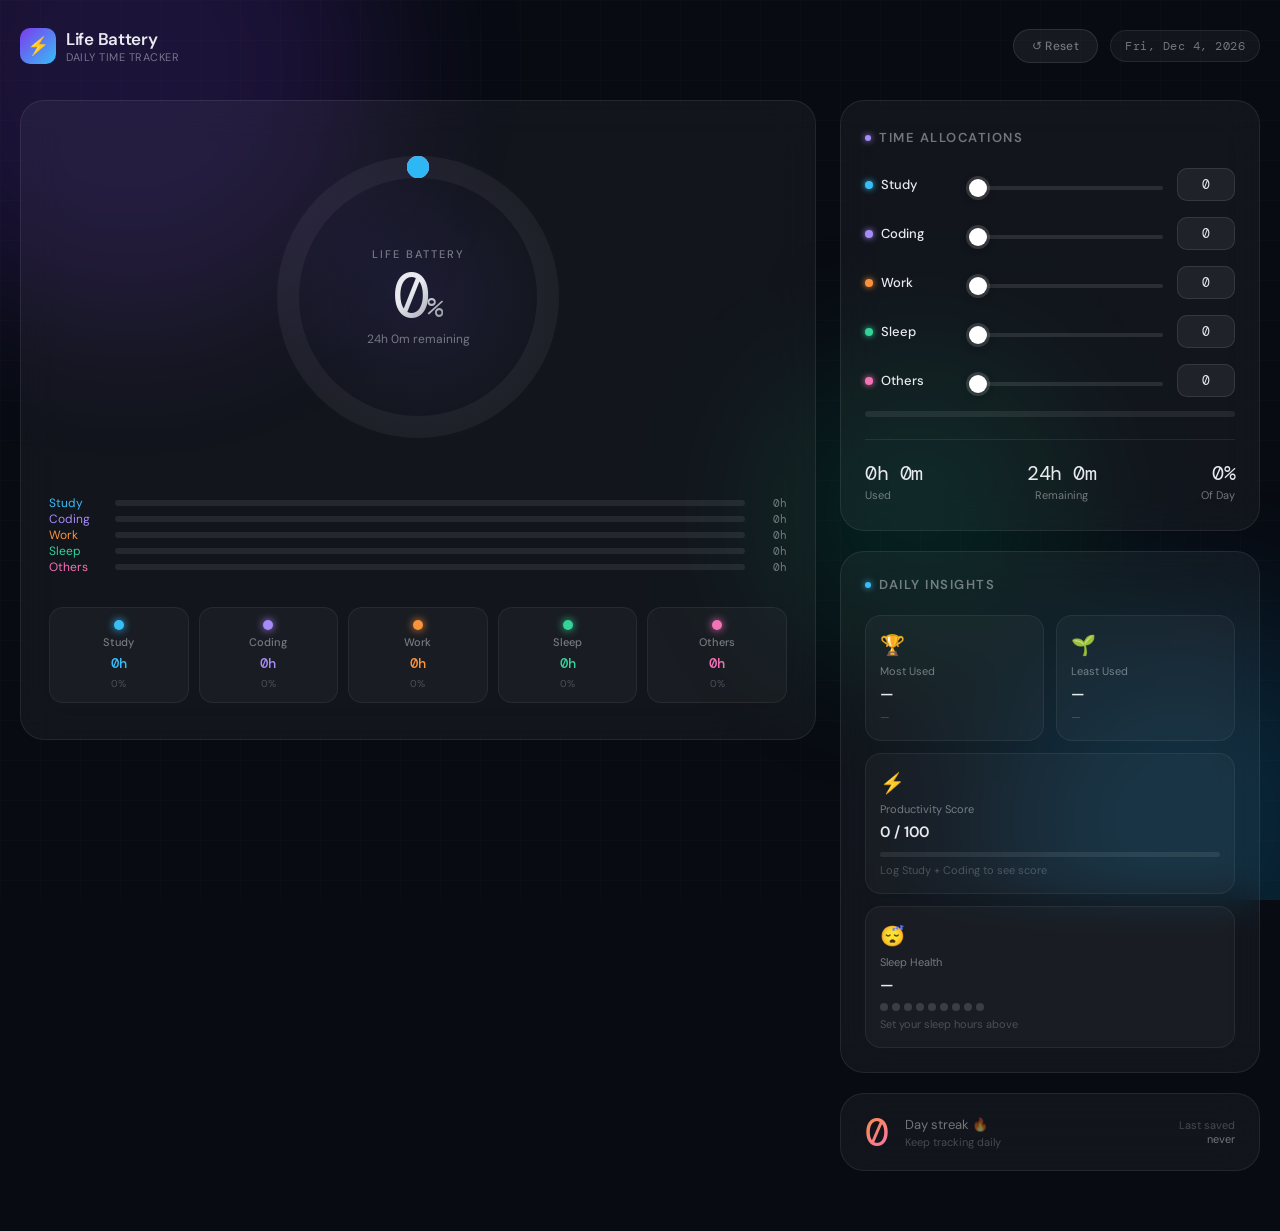
<file: Wah.html>
<!DOCTYPE html>
<html lang="en">
<head>
<meta charset="UTF-8">
<meta name="viewport" content="width=device-width, initial-scale=1.0">
<title>Life Battery — Daily Time Tracker</title>
<style>
  @import url('https://fonts.googleapis.com/css2?family=DM+Sans:ital,opsz,wght@0,9..40,300;0,9..40,400;0,9..40,500;0,9..40,600;1,9..40,300&family=DM+Mono:wght@300;400;500&display=swap');

  :root {
    --bg:         #080b12;
    --surface:    rgba(255,255,255,0.045);
    --border:     rgba(255,255,255,0.08);
    --text:       #e8eaf0;
    --text-dim:   rgba(232,234,240,0.45);
    --text-muted: rgba(232,234,240,0.25);

    --study:   #38bdf8;
    --coding:  #a78bfa;
    --work:    #fb923c;
    --sleep:   #34d399;
    --others:  #f472b6;

    --study-g:   #0ea5e9, #38bdf8;
    --coding-g:  #7c3aed, #a78bfa;
    --work-g:    #ea580c, #fb923c;
    --sleep-g:   #059669, #34d399;
    --others-g:  #db2777, #f472b6;

    --ring-size: 320px;
    --ring-stroke: 22;
    --ease: cubic-bezier(0.4, 0, 0.2, 1);
  }

  *, *::before, *::after { box-sizing: border-box; margin: 0; padding: 0; }

  html { height: 100%; }

  body {
    font-family: 'DM Sans', sans-serif;
    background: var(--bg);
    color: var(--text);
    min-height: 100%;
    overflow-x: hidden;
    position: relative;
  }

  /* ── ANIMATED BACKGROUND ── */
  .bg-orbs {
    position: fixed; inset: 0; pointer-events: none; z-index: 0;
    overflow: hidden;
  }
  .orb {
    position: absolute; border-radius: 50%;
    filter: blur(80px); opacity: 0.18;
    animation: orbDrift 18s ease-in-out infinite alternate;
  }
  .orb-1 { width: 500px; height: 500px; background: #7c3aed; top: -180px; left: -120px; animation-duration: 20s; }
  .orb-2 { width: 400px; height: 400px; background: #0ea5e9; bottom: -120px; right: -100px; animation-duration: 16s; animation-delay: -6s; }
  .orb-3 { width: 300px; height: 300px; background: #059669; top: 40%; left: 60%; animation-duration: 22s; animation-delay: -10s; }
  @keyframes orbDrift {
    0%   { transform: translate(0, 0) scale(1); }
    50%  { transform: translate(30px, -40px) scale(1.08); }
    100% { transform: translate(-20px, 30px) scale(0.95); }
  }

  /* ── GRID NOISE ── */
  body::before {
    content: '';
    position: fixed; inset: 0; z-index: 0; pointer-events: none;
    background-image:
      linear-gradient(rgba(255,255,255,0.015) 1px, transparent 1px),
      linear-gradient(90deg, rgba(255,255,255,0.015) 1px, transparent 1px);
    background-size: 40px 40px;
  }

  /* ── LAYOUT ── */
  .app {
    position: relative; z-index: 1;
    max-width: 1280px; margin: 0 auto;
    padding: 28px 20px 60px;
  }

  /* ── HEADER ── */
  header {
    display: flex; align-items: center; justify-content: space-between;
    margin-bottom: 36px;
  }
  .logo {
    display: flex; align-items: center; gap: 10px;
  }
  .logo-icon {
    width: 36px; height: 36px; border-radius: 10px;
    background: linear-gradient(135deg, #7c3aed, #38bdf8);
    display: flex; align-items: center; justify-content: center;
    font-size: 18px;
  }
  .logo-text { font-size: 17px; font-weight: 600; letter-spacing: -0.3px; }
  .logo-sub  { font-size: 11px; color: var(--text-dim); font-weight: 400; letter-spacing: 0.5px; text-transform: uppercase; }
  .date-badge {
    font-family: 'DM Mono', monospace;
    font-size: 12px; color: var(--text-dim);
    background: var(--surface);
    border: 1px solid var(--border);
    padding: 7px 14px; border-radius: 100px;
    letter-spacing: 0.5px;
  }

  /* ── MAIN GRID ── */
  .main-grid {
    display: grid;
    grid-template-columns: 1fr 420px;
    gap: 24px;
    align-items: start;
  }

  /* ── GLASS CARD ── */
  .glass {
    background: var(--surface);
    border: 1px solid var(--border);
    border-radius: 24px;
    backdrop-filter: blur(20px);
    -webkit-backdrop-filter: blur(20px);
  }

  /* ── CENTER PANEL (Ring) ── */
  .ring-panel {
    padding: 36px 28px;
    display: flex;
    flex-direction: column;
    align-items: center;
    gap: 32px;
  }

  /* ── SVG RING ── */
  .ring-wrapper {
    position: relative;
    width: var(--ring-size);
    height: var(--ring-size);
  }
  .ring-svg {
    width: 100%; height: 100%;
    transform: rotate(-90deg);
    overflow: visible;
  }
  .ring-bg {
    fill: none;
    stroke: rgba(255,255,255,0.05);
    stroke-width: var(--ring-stroke);
  }

  /* Segment tracks */
  .ring-segment {
    fill: none;
    stroke-width: var(--ring-stroke);
    stroke-linecap: round;
    transition: stroke-dashoffset 0.9s var(--ease),
                stroke-dasharray 0.9s var(--ease),
                opacity 0.4s ease;
  }

  /* Gradient defs loaded via JS */

  /* Center label */
  .ring-center {
    position: absolute; inset: 0;
    display: flex; flex-direction: column;
    align-items: center; justify-content: center;
    gap: 4px;
    pointer-events: none;
  }
  .ring-label {
    font-size: 11px; font-weight: 500;
    color: var(--text-dim);
    letter-spacing: 2px; text-transform: uppercase;
  }
  .ring-pct {
    font-family: 'DM Mono', monospace;
    font-size: 62px; font-weight: 400; line-height: 1;
    letter-spacing: -3px;
    background: linear-gradient(135deg, #e8eaf0 40%, rgba(232,234,240,0.55));
    -webkit-background-clip: text; -webkit-text-fill-color: transparent;
  }
  .ring-pct span { font-size: 28px; letter-spacing: -1px; }
  .ring-sub {
    font-size: 12px; color: var(--text-dim); font-weight: 400;
  }
  .ring-glow {
    position: absolute; inset: 0; border-radius: 50%;
    background: radial-gradient(circle at center, rgba(120,100,255,0.1) 0%, transparent 65%);
    animation: pulseGlow 3s ease-in-out infinite alternate;
    pointer-events: none;
  }
  @keyframes pulseGlow {
    from { opacity: 0.5; transform: scale(0.97); }
    to   { opacity: 1;   transform: scale(1.03); }
  }

  /* ── LEGEND ── */
  .legend {
    display: grid;
    grid-template-columns: repeat(5, 1fr);
    gap: 10px;
    width: 100%;
  }
  .legend-item {
    display: flex; flex-direction: column;
    align-items: center; gap: 5px;
    padding: 12px 6px;
    border-radius: 14px;
    background: rgba(255,255,255,0.03);
    border: 1px solid rgba(255,255,255,0.06);
    cursor: pointer;
    transition: background 0.2s, transform 0.2s, border-color 0.2s;
  }
  .legend-item:hover { background: rgba(255,255,255,0.07); transform: translateY(-2px); }
  .legend-dot {
    width: 10px; height: 10px; border-radius: 50%;
    box-shadow: 0 0 8px currentColor;
  }
  .legend-name { font-size: 11px; color: var(--text-dim); font-weight: 500; }
  .legend-hrs  { font-family: 'DM Mono', monospace; font-size: 14px; font-weight: 500; }
  .legend-pct  { font-size: 10px; color: var(--text-muted); }

  /* ── RIGHT PANEL ── */
  .right-panel { display: flex; flex-direction: column; gap: 20px; }

  /* ── INPUT CARD ── */
  .input-card { padding: 28px 24px; }
  .card-title {
    font-size: 13px; font-weight: 600;
    letter-spacing: 1.5px; text-transform: uppercase;
    color: var(--text-dim);
    margin-bottom: 22px;
    display: flex; align-items: center; gap: 8px;
  }
  .card-title-dot {
    width: 6px; height: 6px; border-radius: 50%;
  }

  .input-rows { display: flex; flex-direction: column; gap: 16px; }

  .input-row {
    display: flex; align-items: center; gap: 14px;
  }
  .input-row-label {
    display: flex; align-items: center; gap: 8px;
    width: 90px; flex-shrink: 0;
  }
  .cat-dot {
    width: 8px; height: 8px; border-radius: 50%;
    flex-shrink: 0;
    box-shadow: 0 0 6px currentColor;
  }
  .cat-name { font-size: 13px; font-weight: 500; }

  .slider-wrap { flex: 1; position: relative; }
  input[type="range"] {
    -webkit-appearance: none; appearance: none;
    width: 100%; height: 4px;
    border-radius: 100px;
    background: rgba(255,255,255,0.1);
    outline: none; cursor: pointer;
    transition: background 0.3s;
  }
  input[type="range"]::-webkit-slider-thumb {
    -webkit-appearance: none;
    width: 18px; height: 18px; border-radius: 50%;
    background: white;
    box-shadow: 0 0 0 3px rgba(255,255,255,0.15), 0 2px 8px rgba(0,0,0,0.4);
    cursor: pointer;
    transition: transform 0.15s, box-shadow 0.15s;
  }
  input[type="range"]::-webkit-slider-thumb:hover {
    transform: scale(1.2);
    box-shadow: 0 0 0 5px rgba(255,255,255,0.2), 0 2px 12px rgba(0,0,0,0.5);
  }

  .num-input {
    width: 58px; flex-shrink: 0;
    background: rgba(255,255,255,0.06);
    border: 1px solid rgba(255,255,255,0.1);
    border-radius: 10px;
    color: var(--text);
    font-family: 'DM Mono', monospace;
    font-size: 13px;
    padding: 7px 10px;
    text-align: center;
    outline: none;
    transition: border-color 0.2s, background 0.2s;
  }
  .num-input:focus {
    border-color: rgba(255,255,255,0.25);
    background: rgba(255,255,255,0.1);
  }
  /* remove spin arrows */
  .num-input::-webkit-inner-spin-button,
  .num-input::-webkit-outer-spin-button { -webkit-appearance: none; }

  /* ── SUMMARY BAR ── */
  .summary-bar {
    margin-top: 22px; padding-top: 20px;
    border-top: 1px solid var(--border);
    display: flex; justify-content: space-between; align-items: center;
    flex-wrap: wrap; gap: 10px;
  }
  .summary-stat { display: flex; flex-direction: column; gap: 2px; }
  .summary-val {
    font-family: 'DM Mono', monospace;
    font-size: 20px; font-weight: 400;
    letter-spacing: -0.5px;
  }
  .summary-lbl { font-size: 11px; color: var(--text-dim); }

  .used-bar-wrap {
    width: 100%; height: 6px;
    background: rgba(255,255,255,0.08);
    border-radius: 100px;
    overflow: hidden;
    margin-top: 14px;
  }
  .used-bar {
    height: 100%; border-radius: 100px;
    background: linear-gradient(90deg, #7c3aed, #38bdf8, #fb923c);
    transition: width 0.8s var(--ease);
  }

  .warning-msg {
    font-size: 12px; color: #fb923c;
    display: none; margin-top: 8px;
    animation: shake 0.3s ease;
  }
  .warning-msg.show { display: block; }
  @keyframes shake {
    0%,100% { transform: translateX(0); }
    25%      { transform: translateX(-4px); }
    75%      { transform: translateX(4px); }
  }

  /* ── INSIGHTS CARD ── */
  .insights-card { padding: 24px; }
  .insight-grid {
    display: grid; grid-template-columns: 1fr 1fr; gap: 12px;
    margin-top: 4px;
  }
  .insight-tile {
    padding: 16px 14px;
    background: rgba(255,255,255,0.03);
    border: 1px solid rgba(255,255,255,0.06);
    border-radius: 16px;
    display: flex; flex-direction: column; gap: 6px;
    transition: background 0.2s;
  }
  .insight-tile:hover { background: rgba(255,255,255,0.06); }
  .insight-ico { font-size: 20px; }
  .insight-label { font-size: 11px; color: var(--text-dim); }
  .insight-val   { font-size: 15px; font-weight: 600; }
  .insight-sub   { font-size: 11px; color: var(--text-muted); }

  /* Productivity score bar */
  .score-bar-wrap {
    width: 100%; height: 5px;
    background: rgba(255,255,255,0.08);
    border-radius: 100px; overflow: hidden;
    margin-top: 4px;
  }
  .score-bar {
    height: 100%; border-radius: 100px;
    background: linear-gradient(90deg, #a78bfa, #38bdf8);
    transition: width 0.8s var(--ease);
  }

  /* Sleep health */
  .sleep-dots {
    display: flex; gap: 4px; margin-top: 2px;
  }
  .sleep-dot {
    width: 8px; height: 8px; border-radius: 50%;
    background: rgba(255,255,255,0.15);
    transition: background 0.3s;
  }
  .sleep-dot.on { background: #34d399; box-shadow: 0 0 6px #34d399; }

  /* ── STREAK ── */
  .streak-card { padding: 18px 24px; }
  .streak-inner {
    display: flex; align-items: center; gap: 16px;
  }
  .streak-number {
    font-family: 'DM Mono', monospace;
    font-size: 40px; font-weight: 400; line-height: 1;
    background: linear-gradient(135deg, #fb923c, #f472b6);
    -webkit-background-clip: text; -webkit-text-fill-color: transparent;
  }
  .streak-txt { font-size: 13px; color: var(--text-dim); }
  .streak-sub { font-size: 11px; color: var(--text-muted); margin-top: 2px; }

  /* ── CATEGORY DETAIL ── */
  .cat-bars { margin-top: 6px; display: flex; flex-direction: column; gap: 8px; }
  .cat-bar-row {
    display: flex; align-items: center; gap: 10px;
  }
  .cat-bar-label { font-size: 12px; width: 56px; color: var(--text-dim); }
  .cat-bar-track {
    flex: 1; height: 6px;
    background: rgba(255,255,255,0.08); border-radius: 100px;
    overflow: hidden;
  }
  .cat-bar-fill {
    height: 100%; border-radius: 100px;
    transition: width 0.8s var(--ease);
  }
  .cat-bar-val {
    font-family: 'DM Mono', monospace;
    font-size: 11px; color: var(--text-dim); width: 32px; text-align: right;
  }

  /* ── PARTICLES ── */
  #particles {
    position: fixed; inset: 0; z-index: 0; pointer-events: none;
    overflow: hidden;
  }
  .particle {
    position: absolute; border-radius: 50%;
    animation: particleFly linear infinite;
    opacity: 0;
  }
  @keyframes particleFly {
    0%   { transform: translateY(0) scale(1);   opacity: 0; }
    10%  { opacity: 1; }
    90%  { opacity: 0.4; }
    100% { transform: translateY(-120vh) scale(0.4); opacity: 0; }
  }

  /* ── RESET BTN ── */
  .btn-reset {
    background: rgba(255,255,255,0.06);
    border: 1px solid rgba(255,255,255,0.1);
    color: var(--text-dim);
    font-family: 'DM Sans', sans-serif;
    font-size: 12px; font-weight: 500;
    padding: 8px 18px; border-radius: 100px;
    cursor: pointer; letter-spacing: 0.3px;
    transition: background 0.2s, color 0.2s, border-color 0.2s;
  }
  .btn-reset:hover {
    background: rgba(255,255,255,0.12);
    color: var(--text);
    border-color: rgba(255,255,255,0.2);
  }

  /* ── RESPONSIVE ── */
  @media (max-width: 900px) {
    .main-grid { grid-template-columns: 1fr; }
    :root { --ring-size: 280px; }
    .legend { grid-template-columns: repeat(5, 1fr); }
  }
  @media (max-width: 500px) {
    :root { --ring-size: 240px; }
    .ring-pct { font-size: 48px; }
    .legend  { grid-template-columns: repeat(3, 1fr); }
    header   { flex-direction: column; align-items: flex-start; gap: 12px; }
    .insight-grid { grid-template-columns: 1fr; }
  }

  /* ── TOAST ── */
  .toast {
    position: fixed; bottom: 30px; left: 50%; transform: translateX(-50%) translateY(20px);
    background: rgba(30,34,50,0.95);
    border: 1px solid rgba(255,255,255,0.12);
    border-radius: 100px;
    padding: 10px 22px;
    font-size: 13px; color: var(--text-dim);
    backdrop-filter: blur(16px);
    opacity: 0;
    transition: opacity 0.3s, transform 0.3s;
    z-index: 100;
    pointer-events: none;
  }
  .toast.show { opacity: 1; transform: translateX(-50%) translateY(0); }
</style>
</head>
<body>

<!-- Background -->
<div class="bg-orbs">
  <div class="orb orb-1"></div>
  <div class="orb orb-2"></div>
  <div class="orb orb-3"></div>
</div>
<canvas id="particles"></canvas>

<div class="app">

  <!-- HEADER -->
  <header>
    <div class="logo">
      <div class="logo-icon">⚡</div>
      <div>
        <div class="logo-text">Life Battery</div>
        <div class="logo-sub">Daily Time Tracker</div>
      </div>
    </div>
    <div style="display:flex;align-items:center;gap:12px">
      <button class="btn-reset" onclick="resetAll()">↺ Reset</button>
      <div class="date-badge" id="dateBadge"></div>
    </div>
  </header>

  <!-- MAIN GRID -->
  <div class="main-grid">

    <!-- LEFT: RING + LEGEND -->
    <div class="glass ring-panel">

      <!-- SVG RING -->
      <div class="ring-wrapper">
        <div class="ring-glow"></div>
        <svg class="ring-svg" viewBox="0 0 320 320" id="ringsvg">
          <defs>
            <linearGradient id="g-study"  x1="0%" y1="0%" x2="100%" y2="100%">
              <stop offset="0%"   stop-color="#0ea5e9"/>
              <stop offset="100%" stop-color="#38bdf8"/>
            </linearGradient>
            <linearGradient id="g-coding" x1="0%" y1="0%" x2="100%" y2="100%">
              <stop offset="0%"   stop-color="#7c3aed"/>
              <stop offset="100%" stop-color="#a78bfa"/>
            </linearGradient>
            <linearGradient id="g-work"   x1="0%" y1="0%" x2="100%" y2="100%">
              <stop offset="0%"   stop-color="#ea580c"/>
              <stop offset="100%" stop-color="#fb923c"/>
            </linearGradient>
            <linearGradient id="g-sleep"  x1="0%" y1="0%" x2="100%" y2="100%">
              <stop offset="0%"   stop-color="#059669"/>
              <stop offset="100%" stop-color="#34d399"/>
            </linearGradient>
            <linearGradient id="g-others" x1="0%" y1="0%" x2="100%" y2="100%">
              <stop offset="0%"   stop-color="#db2777"/>
              <stop offset="100%" stop-color="#f472b6"/>
            </linearGradient>
            <!-- glow filters -->
            <filter id="glow-study">
              <feGaussianBlur stdDeviation="3" result="coloredBlur"/>
              <feMerge><feMergeNode in="coloredBlur"/><feMergeNode in="SourceGraphic"/></feMerge>
            </filter>
          </defs>

          <!-- Background track -->
          <circle class="ring-bg" cx="160" cy="160" r="130"/>

          <!-- Segments (drawn by JS) -->
          <circle id="seg-sleep"  class="ring-segment" cx="160" cy="160" r="130" stroke="url(#g-sleep)"  stroke-dasharray="0 817"/>
          <circle id="seg-others" class="ring-segment" cx="160" cy="160" r="130" stroke="url(#g-others)" stroke-dasharray="0 817"/>
          <circle id="seg-work"   class="ring-segment" cx="160" cy="160" r="130" stroke="url(#g-work)"   stroke-dasharray="0 817"/>
          <circle id="seg-coding" class="ring-segment" cx="160" cy="160" r="130" stroke="url(#g-coding)" stroke-dasharray="0 817"/>
          <circle id="seg-study"  class="ring-segment" cx="160" cy="160" r="130" stroke="url(#g-study)"  stroke-dasharray="0 817"/>
        </svg>

        <!-- Center text -->
        <div class="ring-center">
          <div class="ring-label">Life Battery</div>
          <div class="ring-pct" id="ringPct">0<span>%</span></div>
          <div class="ring-sub" id="ringRemaining">24h remaining</div>
        </div>
      </div>

      <!-- MINI BAR CHART -->
      <div class="cat-bars" style="width:100%">
        <div id="catBarsContainer"></div>
      </div>

      <!-- LEGEND -->
      <div class="legend" id="legend"></div>

    </div>

    <!-- RIGHT: INPUTS + INSIGHTS -->
    <div class="right-panel">

      <!-- INPUT CARD -->
      <div class="glass input-card">
        <div class="card-title">
          <div class="card-title-dot" style="background:#a78bfa; box-shadow:0 0 6px #a78bfa"></div>
          Time Allocations
        </div>
        <div class="input-rows" id="inputRows"></div>

        <!-- Progress bar + summary -->
        <div class="used-bar-wrap"><div class="used-bar" id="usedBar" style="width:0%"></div></div>
        <div class="warning-msg" id="warningMsg">⚠ Total exceeds 24 hours</div>
        <div class="summary-bar">
          <div class="summary-stat">
            <div class="summary-val" id="statUsed">0h 0m</div>
            <div class="summary-lbl">Used</div>
          </div>
          <div class="summary-stat" style="text-align:center">
            <div class="summary-val" id="statRemaining">24h 0m</div>
            <div class="summary-lbl">Remaining</div>
          </div>
          <div class="summary-stat" style="text-align:right">
            <div class="summary-val" id="statPct">0%</div>
            <div class="summary-lbl">Of Day</div>
          </div>
        </div>
      </div>

      <!-- INSIGHTS CARD -->
      <div class="glass insights-card">
        <div class="card-title">
          <div class="card-title-dot" style="background:#38bdf8; box-shadow:0 0 6px #38bdf8"></div>
          Daily Insights
        </div>
        <div class="insight-grid">
          <div class="insight-tile">
            <div class="insight-ico">🏆</div>
            <div class="insight-label">Most Used</div>
            <div class="insight-val" id="mostUsed">—</div>
            <div class="insight-sub" id="mostUsedHrs">—</div>
          </div>
          <div class="insight-tile">
            <div class="insight-ico">🌱</div>
            <div class="insight-label">Least Used</div>
            <div class="insight-val" id="leastUsed">—</div>
            <div class="insight-sub" id="leastUsedHrs">—</div>
          </div>
          <div class="insight-tile" style="grid-column: 1/-1">
            <div class="insight-ico">⚡</div>
            <div class="insight-label">Productivity Score</div>
            <div class="insight-val" id="prodScore">0 / 100</div>
            <div class="score-bar-wrap"><div class="score-bar" id="scoreFill" style="width:0%"></div></div>
            <div class="insight-sub" id="prodHint">Log Study + Coding to see score</div>
          </div>
          <div class="insight-tile" style="grid-column: 1/-1">
            <div class="insight-ico">😴</div>
            <div class="insight-label">Sleep Health</div>
            <div class="insight-val" id="sleepHealth">—</div>
            <div class="sleep-dots" id="sleepDots"></div>
            <div class="insight-sub" id="sleepHint">Recommended: 7–9 hours</div>
          </div>
        </div>
      </div>

      <!-- STREAK (localStorage) -->
      <div class="glass streak-card">
        <div style="display:flex;justify-content:space-between;align-items:center">
          <div class="streak-inner">
            <div class="streak-number" id="streakNum">0</div>
            <div>
              <div class="streak-txt">Day streak 🔥</div>
              <div class="streak-sub">Keep tracking daily</div>
            </div>
          </div>
          <div style="font-size:11px;color:var(--text-muted);text-align:right">
            Last saved<br><span id="lastSaved" style="color:var(--text-dim)">never</span>
          </div>
        </div>
      </div>

    </div>
  </div>
</div>

<!-- Toast -->
<div class="toast" id="toast"></div>

<script>
/* ═══════════════════════════════════════════════════
   LIFE BATTERY — Daily Time Tracker
   Pure Vanilla JS · SVG Ring · Local Storage
═══════════════════════════════════════════════════ */

// ── CONFIG ──────────────────────────────────────────
const CATEGORIES = [
  { id: 'study',  label: 'Study',  color: '#38bdf8', max: 16 },
  { id: 'coding', label: 'Coding', color: '#a78bfa', max: 16 },
  { id: 'work',   label: 'Work',   color: '#fb923c', max: 16 },
  { id: 'sleep',  label: 'Sleep',  color: '#34d399', max: 12 },
  { id: 'others', label: 'Others', color: '#f472b6', max: 16 },
];
const TOTAL_MINUTES = 1440; // 24 hours
const RING_R = 130;
const CIRCUMFERENCE = 2 * Math.PI * RING_R; // ≈ 816.8

// ── STATE ────────────────────────────────────────────
let state = { study: 0, coding: 0, work: 0, sleep: 0, others: 0 };
let animFrame = null;
let targetState = { ...state };
let animState   = { ...state };

// ── DATE ─────────────────────────────────────────────
const today = new Date();
document.getElementById('dateBadge').textContent =
  today.toLocaleDateString('en-US', { weekday:'short', month:'short', day:'numeric', year:'numeric' });

// ── BUILD INPUT ROWS ─────────────────────────────────
function buildInputs() {
  const container = document.getElementById('inputRows');
  container.innerHTML = '';

  CATEGORIES.forEach(cat => {
    const row = document.createElement('div');
    row.className = 'input-row';
    row.innerHTML = `
      <div class="input-row-label">
        <div class="cat-dot" style="color:${cat.color};background:${cat.color};"></div>
        <div class="cat-name">${cat.label}</div>
      </div>
      <div class="slider-wrap">
        <input type="range" id="slider-${cat.id}" min="0" max="${cat.max}" step="0.25"
               value="${state[cat.id]}"
               style="--thumb-color:${cat.color}"
               oninput="onSlider('${cat.id}', this.value)">
      </div>
      <input type="number" class="num-input" id="num-${cat.id}"
             min="0" max="${cat.max}" step="0.25" value="${state[cat.id]}"
             oninput="onNum('${cat.id}', this.value)">
    `;
    container.appendChild(row);

    // Color the slider track dynamically
    styleSlider(cat.id, state[cat.id], cat.max, cat.color);
  });
}

function styleSlider(id, val, max, color) {
  const slider = document.getElementById(`slider-${id}`);
  if (!slider) return;
  const pct = (val / max) * 100;
  slider.style.background = `linear-gradient(to right, ${color} ${pct}%, rgba(255,255,255,0.1) ${pct}%)`;
}

// ── BUILD LEGEND ─────────────────────────────────────
function buildLegend() {
  const container = document.getElementById('legend');
  container.innerHTML = '';
  CATEGORIES.forEach(cat => {
    const item = document.createElement('div');
    item.className = 'legend-item';
    item.id = `leg-${cat.id}`;
    const hrs  = state[cat.id] || 0;
    const pct  = ((hrs * 60) / TOTAL_MINUTES * 100).toFixed(0);
    item.innerHTML = `
      <div class="legend-dot" style="color:${cat.color};background:${cat.color}"></div>
      <div class="legend-name">${cat.label}</div>
      <div class="legend-hrs" style="color:${cat.color}" id="leg-hrs-${cat.id}">${hrs}h</div>
      <div class="legend-pct" id="leg-pct-${cat.id}">${pct}%</div>
    `;
    container.appendChild(item);
  });
}

// ── BUILD CAT BARS ────────────────────────────────────
function buildCatBars() {
  const container = document.getElementById('catBarsContainer');
  container.innerHTML = '';
  CATEGORIES.forEach(cat => {
    const row = document.createElement('div');
    row.className = 'cat-bar-row';
    row.innerHTML = `
      <div class="cat-bar-label" style="color:${cat.color}">${cat.label}</div>
      <div class="cat-bar-track">
        <div class="cat-bar-fill" id="cbar-${cat.id}"
             style="background:${cat.color};width:0%"></div>
      </div>
      <div class="cat-bar-val" id="cbarval-${cat.id}">0h</div>
    `;
    container.appendChild(row);
  });
}

// ── INPUT HANDLERS ────────────────────────────────────
function onSlider(id, val) {
  val = parseFloat(val) || 0;
  if (!validateUpdate(id, val)) return;
  state[id] = val;
  document.getElementById(`num-${id}`).value = val;
  CATEGORIES.forEach(c => styleSlider(c.id, state[c.id], c.max, c.color));
  refresh();
  saveData();
}

function onNum(id, val) {
  val = parseFloat(val) || 0;
  const cat = CATEGORIES.find(c => c.id === id);
  val = Math.min(Math.max(val, 0), cat.max);
  if (!validateUpdate(id, val)) return;
  state[id] = val;
  document.getElementById(`slider-${id}`).value = val;
  CATEGORIES.forEach(c => styleSlider(c.id, state[c.id], c.max, c.color));
  refresh();
  saveData();
}

function validateUpdate(id, newVal) {
  const total = Object.entries(state)
    .filter(([k]) => k !== id)
    .reduce((s, [,v]) => s + v, 0) + newVal;
  const warn = document.getElementById('warningMsg');
  if (total * 60 > TOTAL_MINUTES) {
    warn.classList.add('show');
    state[id] = (TOTAL_MINUTES/60) - (total - newVal); // clamp
    state[id] = Math.max(0, parseFloat(state[id].toFixed(4)));
    document.getElementById(`slider-${id}`).value = state[id];
    document.getElementById(`num-${id}`).value    = state[id];
    return false;
  }
  warn.classList.remove('show');
  return true;
}

// ── REFRESH UI ────────────────────────────────────────
function refresh() {
  updateLegend();
  updateCatBars();
  updateSummary();
  animateRing();
  updateInsights();
}

function updateLegend() {
  CATEGORIES.forEach(cat => {
    const hrs = state[cat.id] || 0;
    const pct = ((hrs * 60) / TOTAL_MINUTES * 100).toFixed(0);
    const hrsEl = document.getElementById(`leg-hrs-${cat.id}`);
    const pctEl = document.getElementById(`leg-pct-${cat.id}`);
    if (hrsEl) hrsEl.textContent = `${hrs}h`;
    if (pctEl) pctEl.textContent = `${pct}%`;
  });
}

function updateCatBars() {
  CATEGORIES.forEach(cat => {
    const hrs = state[cat.id] || 0;
    const pct = (hrs / 24 * 100).toFixed(1);
    const fill = document.getElementById(`cbar-${cat.id}`);
    const val  = document.getElementById(`cbarval-${cat.id}`);
    if (fill) fill.style.width = pct + '%';
    if (val)  val.textContent  = `${hrs}h`;
  });
}

function updateSummary() {
  const totalHrs = Object.values(state).reduce((a, b) => a + b, 0);
  const usedMins = totalHrs * 60;
  const remMins  = TOTAL_MINUTES - usedMins;
  const pct      = Math.min((usedMins / TOTAL_MINUTES) * 100, 100);

  document.getElementById('ringPct').innerHTML =
    `${Math.round(pct)}<span>%</span>`;
  document.getElementById('ringRemaining').textContent =
    `${formatTime(remMins)} remaining`;

  const usedH = Math.floor(totalHrs);
  const usedM = Math.round((totalHrs - usedH) * 60);
  const remH  = Math.floor(remMins / 60);
  const remM  = Math.round(remMins % 60);

  document.getElementById('statUsed').textContent       = `${usedH}h ${usedM}m`;
  document.getElementById('statRemaining').textContent  = `${remH}h ${remM}m`;
  document.getElementById('statPct').textContent        = `${Math.round(pct)}%`;
  document.getElementById('usedBar').style.width        = pct + '%';
}

function formatTime(mins) {
  const h = Math.floor(mins / 60);
  const m = Math.round(mins % 60);
  return `${h}h ${m}m`;
}

// ── RING ANIMATION ─────────────────────────────────────
function animateRing() {
  targetState = { ...state };

  if (animFrame) return; // already running

  const startState = { ...animState };
  const startTime  = performance.now();
  const duration   = 900; // ms

  function easeInOut(t) {
    return t < 0.5 ? 4*t*t*t : 1 - Math.pow(-2*t + 2, 3) / 2;
  }

  function step(now) {
    const elapsed = now - startTime;
    const t       = Math.min(elapsed / duration, 1);
    const e       = easeInOut(t);

    // Interpolate each category
    CATEGORIES.forEach(cat => {
      animState[cat.id] = startState[cat.id] +
        (targetState[cat.id] - startState[cat.id]) * e;
    });

    drawRing();

    if (t < 1) {
      animFrame = requestAnimationFrame(step);
    } else {
      animState = { ...targetState };
      drawRing();
      animFrame = null;
    }
  }

  animFrame = requestAnimationFrame(step);
}

function drawRing() {
  const totalMins = CATEGORIES.reduce((s, c) => s + animState[c.id] * 60, 0);
  let offset = 0;

  // Draw in reverse order so first cat is on top
  const order = ['sleep', 'others', 'work', 'coding', 'study'];

  order.forEach(id => {
    const cat  = CATEGORIES.find(c => c.id === id);
    const mins = animState[id] * 60;
    const frac = mins / TOTAL_MINUTES;
    const len  = frac * CIRCUMFERENCE;
    const gap  = CIRCUMFERENCE - len;

    const el = document.getElementById(`seg-${id}`);
    if (!el) return;

    // stroke-dasharray = [visible length, gap]
    // stroke-dashoffset shifts start position
    el.style.strokeDasharray  = `${len} ${CIRCUMFERENCE}`;
    el.style.strokeDashoffset = `-${offset}`;
    offset += len;
  });
}

// ── INSIGHTS ──────────────────────────────────────────
function updateInsights() {
  const entries = CATEGORIES.map(c => ({ label: c.label, hrs: state[c.id], color: c.color }));
  const nonZero = entries.filter(e => e.hrs > 0);

  // Most / Least
  if (nonZero.length > 0) {
    const most  = nonZero.reduce((a, b) => a.hrs > b.hrs ? a : b);
    const least = nonZero.reduce((a, b) => a.hrs < b.hrs ? a : b);
    document.getElementById('mostUsed').textContent    = most.label;
    document.getElementById('mostUsed').style.color    = most.color;
    document.getElementById('mostUsedHrs').textContent = `${most.hrs}h logged`;
    document.getElementById('leastUsed').textContent    = least.label;
    document.getElementById('leastUsed').style.color    = least.color;
    document.getElementById('leastUsedHrs').textContent = `${least.hrs}h logged`;
  } else {
    ['mostUsed','leastUsed'].forEach(id => {
      document.getElementById(id).textContent = '—';
      document.getElementById(id).style.color = '';
    });
    ['mostUsedHrs','leastUsedHrs'].forEach(id =>
      document.getElementById(id).textContent = '—'
    );
  }

  // Productivity score: Study + Coding normalised over 10h max = 100
  const prodHrs = (state.study || 0) + (state.coding || 0);
  const score   = Math.min(Math.round((prodHrs / 10) * 100), 100);
  document.getElementById('prodScore').textContent = `${score} / 100`;
  document.getElementById('scoreFill').style.width  = score + '%';
  const hints = ['Log Study + Coding to see score','Warm up!','Getting there!','Good focus!','Excellent output!','Exceptional day! 🚀'];
  const hintIdx = score === 0 ? 0 : Math.floor(score / 20);
  document.getElementById('prodHint').textContent = hints[Math.min(hintIdx, hints.length - 1)];

  // Sleep health
  const sh   = state.sleep || 0;
  const dots = document.getElementById('sleepDots');
  const MAX_DOTS = 9;
  const filled = Math.round((sh / 9) * MAX_DOTS);
  let dotsHTML = '';
  for (let i = 0; i < MAX_DOTS; i++) {
    dotsHTML += `<div class="sleep-dot ${i < filled ? 'on' : ''}"></div>`;
  }
  dots.innerHTML = dotsHTML;

  let sleepStatus = '—';
  let sleepHint   = 'Set your sleep hours above';
  if (sh > 0) {
    if      (sh < 5)  { sleepStatus = 'Poor 😞';     sleepHint = 'Under 5h is harmful long-term'; }
    else if (sh < 7)  { sleepStatus = 'Low 😐';       sleepHint = 'Try to get at least 7 hours'; }
    else if (sh <= 9) { sleepStatus = 'Optimal 😊';   sleepHint = `${sh}h — perfect range!`; }
    else              { sleepStatus = 'Excess 🛌';     sleepHint = 'Over 9h may affect energy'; }
  }
  document.getElementById('sleepHealth').textContent = sleepStatus;
  document.getElementById('sleepHint').textContent   = sleepHint;
}

// ── LOCAL STORAGE ──────────────────────────────────────
const STORAGE_KEY = 'lifebattery-v2';

function saveData() {
  const now = new Date();
  const payload = {
    state,
    date:   now.toISOString().slice(0, 10),
    savedAt: now.toLocaleTimeString('en-US', { hour:'2-digit', minute:'2-digit' }),
  };
  localStorage.setItem(STORAGE_KEY, JSON.stringify(payload));
  document.getElementById('lastSaved').textContent = payload.savedAt;
  updateStreak(payload.date);
  showToast('Progress saved');
}

function loadData() {
  try {
    const raw = localStorage.getItem(STORAGE_KEY);
    if (!raw) return;
    const payload = JSON.parse(raw);
    state = { ...state, ...payload.state };
    document.getElementById('lastSaved').textContent = payload.savedAt || 'today';
    updateStreak(payload.date);
  } catch (e) { /* ignore */ }
}

function updateStreak(date) {
  const STREAK_KEY = 'lifebattery-streak';
  try {
    let streak = JSON.parse(localStorage.getItem(STREAK_KEY) || '{"count":0,"last":""}');
    const today = new Date().toISOString().slice(0, 10);
    const yesterday = new Date(Date.now() - 86400000).toISOString().slice(0, 10);
    if (streak.last === today) {
      // same day, no change
    } else if (streak.last === yesterday) {
      streak.count++;
      streak.last = today;
    } else if (streak.last !== today) {
      streak.count = 1;
      streak.last  = today;
    }
    localStorage.setItem(STREAK_KEY, JSON.stringify(streak));
    document.getElementById('streakNum').textContent = streak.count;
  } catch(e) {}
}

function resetAll() {
  state = { study: 0, coding: 0, work: 0, sleep: 0, others: 0 };
  animState  = { ...state };
  targetState = { ...state };
  if (animFrame) { cancelAnimationFrame(animFrame); animFrame = null; }
  buildInputs();
  buildLegend();
  drawRing();
  refresh();
  showToast('Reset complete');
}

// ── TOAST ──────────────────────────────────────────────
let toastTimer = null;
function showToast(msg) {
  const t = document.getElementById('toast');
  t.textContent = msg;
  t.classList.add('show');
  clearTimeout(toastTimer);
  toastTimer = setTimeout(() => t.classList.remove('show'), 1800);
}

// ── PARTICLES ─────────────────────────────────────────
function initParticles() {
  const canvas = document.getElementById('particles');
  const ctx    = canvas.getContext('2d');
  let W, H;

  function resize() {
    W = canvas.width  = window.innerWidth;
    H = canvas.height = window.innerHeight;
  }
  resize();
  window.addEventListener('resize', resize);

  const COUNT = 35;
  const COLORS = ['#38bdf8','#a78bfa','#fb923c','#34d399','#f472b6'];
  const particles = Array.from({ length: COUNT }, () => makeParticle());

  function makeParticle() {
    return {
      x: Math.random() * window.innerWidth,
      y: Math.random() * window.innerHeight + window.innerHeight,
      size: Math.random() * 2 + 0.5,
      speed: Math.random() * 0.4 + 0.1,
      opacity: 0,
      maxOpacity: Math.random() * 0.3 + 0.05,
      color: COLORS[Math.floor(Math.random() * COLORS.length)],
      life: 0,
      maxLife: Math.random() * 300 + 150,
    };
  }

  function drawParticles() {
    ctx.clearRect(0, 0, W, H);
    particles.forEach((p, i) => {
      p.y     -= p.speed;
      p.life++;
      p.opacity = p.life < p.maxLife * 0.1
        ? (p.life / (p.maxLife * 0.1)) * p.maxOpacity
        : p.life > p.maxLife * 0.8
        ? ((p.maxLife - p.life) / (p.maxLife * 0.2)) * p.maxOpacity
        : p.maxOpacity;

      if (p.life >= p.maxLife || p.y < -20) {
        particles[i] = makeParticle();
        particles[i].y = H + 10;
        return;
      }

      ctx.beginPath();
      ctx.arc(p.x, p.y, p.size, 0, Math.PI * 2);
      ctx.fillStyle = p.color;
      ctx.globalAlpha = p.opacity;
      ctx.fill();
    });
    ctx.globalAlpha = 1;
    requestAnimationFrame(drawParticles);
  }
  drawParticles();
}

// ── INIT ───────────────────────────────────────────────
function init() {
  loadData();
  buildInputs();
  buildLegend();
  buildCatBars();

  // Sync sliders to loaded state
  CATEGORIES.forEach(cat => {
    const sl = document.getElementById(`slider-${cat.id}`);
    const nm = document.getElementById(`num-${cat.id}`);
    if (sl) sl.value = state[cat.id];
    if (nm) nm.value = state[cat.id];
    styleSlider(cat.id, state[cat.id], cat.max, cat.color);
  });

  animState = { ...state };
  drawRing();
  refresh();
  initParticles();

  // Auto-save on change (debounced)
  let saveTimer;
  window.addEventListener('input', () => {
    clearTimeout(saveTimer);
    saveTimer = setTimeout(saveData, 1200);
  });
}

document.addEventListener('DOMContentLoaded', init);
</script>
</body>
</html>
</file>
